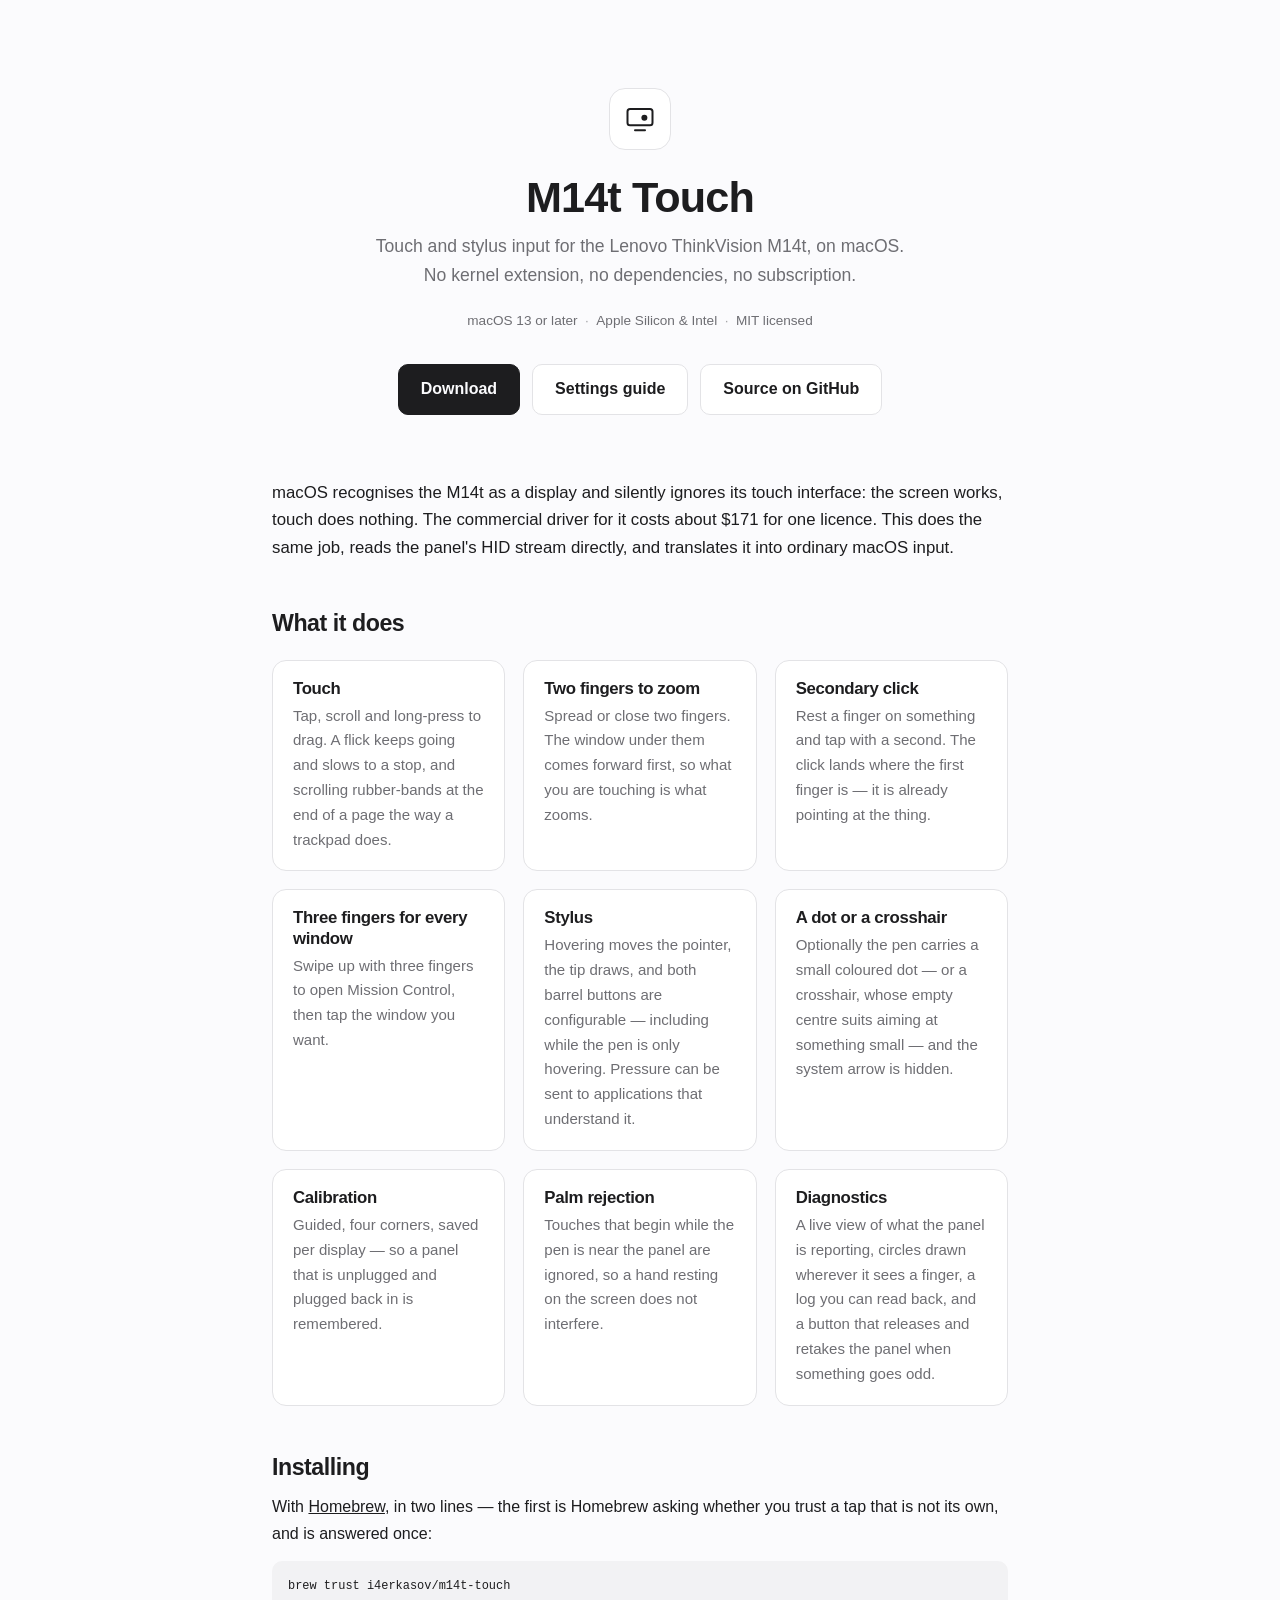
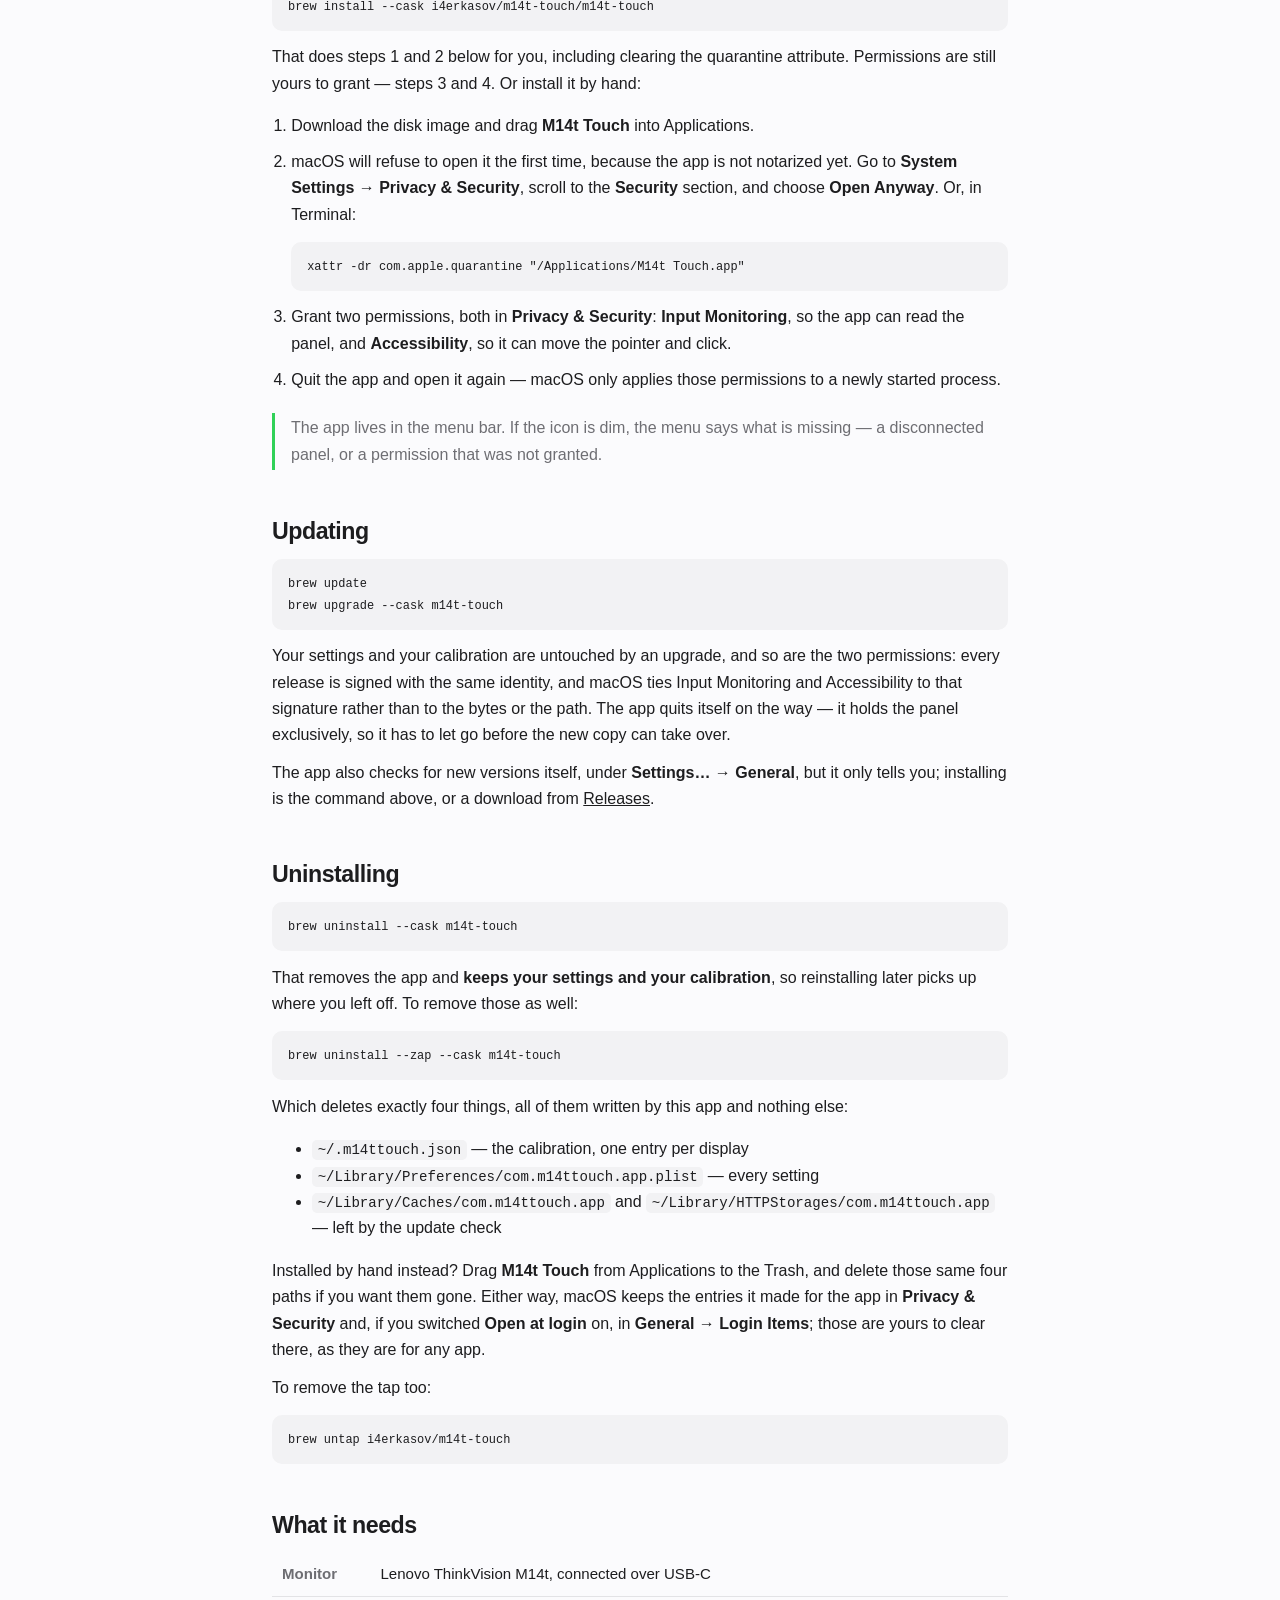
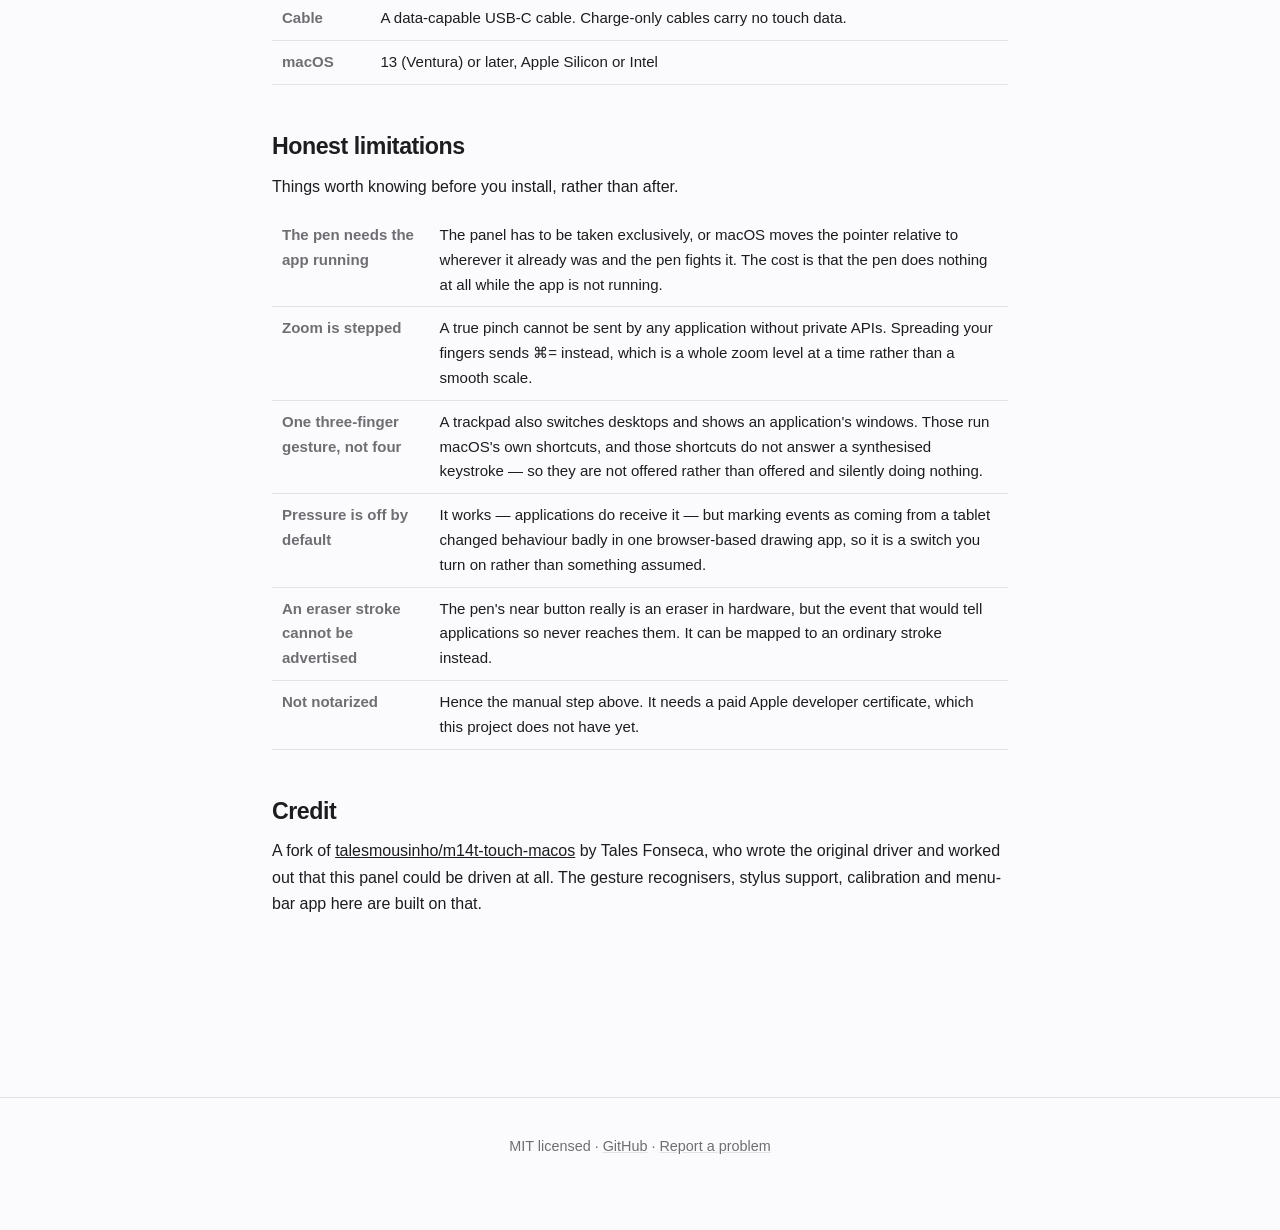
<file: docs/index.html>
<!doctype html>
<html lang="en">
<head>
<meta charset="utf-8">
<meta name="viewport" content="width=device-width, initial-scale=1">
<title>M14t Touch for macOS — Lenovo ThinkVision M14t Touch &amp; Pen Driver</title>
<meta name="description" content="Free open-source macOS touch and stylus driver for Lenovo ThinkVision M14t. Touch gestures, scrolling, calibration, pen support and palm rejection.">
<link rel="canonical" href="https://i4erkasov.github.io/m14t-touch-macos/">

<meta property="og:type" content="website">
<meta property="og:title" content="M14t Touch for macOS — Lenovo ThinkVision M14t Touch &amp; Pen Driver">
<meta property="og:description" content="Free open-source macOS touch and stylus driver for Lenovo ThinkVision M14t. Touch gestures, scrolling, calibration, pen support and palm rejection.">
<meta property="og:url" content="https://i4erkasov.github.io/m14t-touch-macos/">
<meta property="og:image" content="https://i4erkasov.github.io/m14t-touch-macos/images/share.png">
<meta name="twitter:card" content="summary_large_image">
<link rel="icon" type="image/png" href="favicon.png">
<link rel="apple-touch-icon" href="apple-touch-icon.png">
<link rel="stylesheet" href="style.css">
</head>
<body>

<header>
  <div class="mark" aria-hidden="true">
    <svg viewBox="0 0 24 24" fill="none" stroke="currentColor" stroke-width="1.6"
         stroke-linecap="round" stroke-linejoin="round">
      <rect x="2" y="4" width="20" height="13" rx="2"></rect>
      <path d="M8 21h8"></path>
      <circle cx="15.5" cy="11" r="2.4" fill="currentColor" stroke="none"></circle>
    </svg>
  </div>
  <h1>M14t Touch</h1>
  <p class="tagline">
    Touch and stylus input for the Lenovo ThinkVision M14t, on macOS.
    No kernel extension, no dependencies, no subscription.
  </p>
  <p class="badges">
    <span>macOS 13 or later</span><span>Apple Silicon &amp; Intel</span><span>MIT licensed</span>
  </p>
  <div class="cta">
    <a class="button primary" href="https://github.com/i4erkasov/m14t-touch-macos/releases">Download</a>
    <a class="button" href="guide.html">Settings guide</a>
    <a class="button" href="https://github.com/i4erkasov/m14t-touch-macos">Source on GitHub</a>
  </div>
</header>

<main>

<p class="lede">
  macOS recognises the M14t as a display and silently ignores its touch
  interface: the screen works, touch does nothing. The commercial driver for it
  costs about $171 for one licence. This does the same job, reads the panel's
  HID stream directly, and translates it into ordinary macOS input.
</p>

<h2>What it does</h2>

<div class="grid">
  <div class="card">
    <h3>Touch</h3>
    <p>Tap, scroll and long-press to drag. A flick keeps going and slows to a
       stop, and scrolling rubber-bands at the end of a page the way a trackpad
       does.</p>
  </div>
  <div class="card">
    <h3>Two fingers to zoom</h3>
    <p>Spread or close two fingers. The window under them comes forward first,
       so what you are touching is what zooms.</p>
  </div>
  <div class="card">
    <h3>Secondary click</h3>
    <p>Rest a finger on something and tap with a second. The click lands where
       the first finger is — it is already pointing at the thing.</p>
  </div>
  <div class="card">
    <h3>Three fingers for every window</h3>
    <p>Swipe up with three fingers to open Mission Control, then tap the window
       you want.</p>
  </div>
  <div class="card">
    <h3>Stylus</h3>
    <p>Hovering moves the pointer, the tip draws, and both barrel buttons are
       configurable — including while the pen is only hovering. Pressure can be
       sent to applications that understand it.</p>
  </div>
  <div class="card">
    <h3>A dot or a crosshair</h3>
    <p>Optionally the pen carries a small coloured dot — or a crosshair, whose
       empty centre suits aiming at something small — and the system arrow is
       hidden.</p>
  </div>
  <div class="card">
    <h3>Calibration</h3>
    <p>Guided, four corners, saved per display — so a panel that is unplugged
       and plugged back in is remembered.</p>
  </div>
  <div class="card">
    <h3>Palm rejection</h3>
    <p>Touches that begin while the pen is near the panel are ignored, so a hand
       resting on the screen does not interfere.</p>
  </div>
  <div class="card">
    <h3>Diagnostics</h3>
    <p>A live view of what the panel is reporting, circles drawn wherever it
       sees a finger, a log you can read back, and a button that releases and
       retakes the panel when something goes odd.</p>
  </div>
</div>

<h2>Installing</h2>

<p>With <a href="https://brew.sh">Homebrew</a>, in two lines — the first is
   Homebrew asking whether you trust a tap that is not its own, and is answered
   once:</p>

<pre><code>brew trust i4erkasov/m14t-touch
brew install --cask i4erkasov/m14t-touch/m14t-touch</code></pre>

<p>That does steps 1 and 2 below for you, including clearing the quarantine
   attribute. Permissions are still yours to grant — steps 3 and 4. Or install
   it by hand:</p>

<ol class="steps">
  <li>Download the disk image and drag <strong>M14t Touch</strong> into Applications.</li>
  <li>macOS will refuse to open it the first time, because the app is not
      notarized yet. Go to <strong>System Settings → Privacy &amp; Security</strong>,
      scroll to the <strong>Security</strong> section, and choose
      <strong>Open Anyway</strong>. Or, in Terminal:
      <pre><code>xattr -dr com.apple.quarantine "/Applications/M14t Touch.app"</code></pre>
  </li>
  <li>Grant two permissions, both in <strong>Privacy &amp; Security</strong>:
      <strong>Input Monitoring</strong>, so the app can read the panel, and
      <strong>Accessibility</strong>, so it can move the pointer and click.</li>
  <li>Quit the app and open it again — macOS only applies those permissions to a
      newly started process.</li>
</ol>

<div class="note">
  The app lives in the menu bar. If the icon is dim, the menu says what is
  missing — a disconnected panel, or a permission that was not granted.
</div>

<h2>Updating</h2>

<pre><code>brew update
brew upgrade --cask m14t-touch</code></pre>

<p>Your settings and your calibration are untouched by an upgrade, and so are
   the two permissions: every release is signed with the same identity, and
   macOS ties Input Monitoring and Accessibility to that signature rather than
   to the bytes or the path. The app quits itself on the way — it holds the
   panel exclusively, so it has to let go before the new copy can take over.</p>

<p>The app also checks for new versions itself, under
   <strong>Settings… → General</strong>, but it only tells you; installing is
   the command above, or a download from
   <a href="https://github.com/i4erkasov/m14t-touch-macos/releases">Releases</a>.</p>

<h2>Uninstalling</h2>

<pre><code>brew uninstall --cask m14t-touch</code></pre>

<p>That removes the app and <strong>keeps your settings and your
   calibration</strong>, so reinstalling later picks up where you left off. To
   remove those as well:</p>

<pre><code>brew uninstall --zap --cask m14t-touch</code></pre>

<p>Which deletes exactly four things, all of them written by this app and
   nothing else:</p>

<ul>
  <li><code>~/.m14ttouch.json</code> — the calibration, one entry per display</li>
  <li><code>~/Library/Preferences/com.m14ttouch.app.plist</code> — every setting</li>
  <li><code>~/Library/Caches/com.m14ttouch.app</code> and
      <code>~/Library/HTTPStorages/com.m14ttouch.app</code> — left by the update
      check</li>
</ul>

<p>Installed by hand instead? Drag <strong>M14t Touch</strong> from Applications
   to the Trash, and delete those same four paths if you want them gone. Either
   way, macOS keeps the entries it made for the app in
   <strong>Privacy &amp; Security</strong> and, if you switched
   <strong>Open at login</strong> on, in <strong>General → Login Items</strong>;
   those are yours to clear there, as they are for any app.</p>

<p>To remove the tap too:</p>

<pre><code>brew untap i4erkasov/m14t-touch</code></pre>

<h2>What it needs</h2>

<table>
  <tr><th>Monitor</th><td>Lenovo ThinkVision M14t, connected over USB-C</td></tr>
  <tr><th>Cable</th><td>A data-capable USB-C cable. Charge-only cables carry no touch data.</td></tr>
  <tr><th>macOS</th><td>13 (Ventura) or later, Apple Silicon or Intel</td></tr>
</table>

<h2>Honest limitations</h2>

<p>
  Things worth knowing before you install, rather than after.
</p>

<table>
  <tr>
    <th>The pen needs the app running</th>
    <td>The panel has to be taken exclusively, or macOS moves the pointer
        relative to wherever it already was and the pen fights it. The cost is
        that the pen does nothing at all while the app is not running.</td>
  </tr>
  <tr>
    <th>Zoom is stepped</th>
    <td>A true pinch cannot be sent by any application without private APIs.
        Spreading your fingers sends ⌘= instead, which is a whole zoom level at
        a time rather than a smooth scale.</td>
  </tr>
  <tr>
    <th>One three-finger gesture, not four</th>
    <td>A trackpad also switches desktops and shows an application's windows.
        Those run macOS's own shortcuts, and those shortcuts do not answer a
        synthesised keystroke — so they are not offered rather than offered and
        silently doing nothing.</td>
  </tr>
  <tr>
    <th>Pressure is off by default</th>
    <td>It works — applications do receive it — but marking events as coming
        from a tablet changed behaviour badly in one browser-based drawing app,
        so it is a switch you turn on rather than something assumed.</td>
  </tr>
  <tr>
    <th>An eraser stroke cannot be advertised</th>
    <td>The pen's near button really is an eraser in hardware, but the event
        that would tell applications so never reaches them. It can be mapped to
        an ordinary stroke instead.</td>
  </tr>
  <tr>
    <th>Not notarized</th>
    <td>Hence the manual step above. It needs a paid Apple developer
        certificate, which this project does not have yet.</td>
  </tr>
</table>

<h2>Credit</h2>

<p>
  A fork of <a href="https://github.com/talesmousinho/m14t-touch-macos">talesmousinho/m14t-touch-macos</a>
  by Tales Fonseca, who wrote the original driver and worked out that this panel
  could be driven at all. The gesture recognisers, stylus support, calibration
  and menu-bar app here are built on that.
</p>

</main>

<footer>
  <p>
    MIT licensed ·
    <a href="https://github.com/i4erkasov/m14t-touch-macos">GitHub</a> ·
    <a href="https://github.com/i4erkasov/m14t-touch-macos/issues">Report a problem</a>
  </p>
</footer>

</body>
</html>
</file>
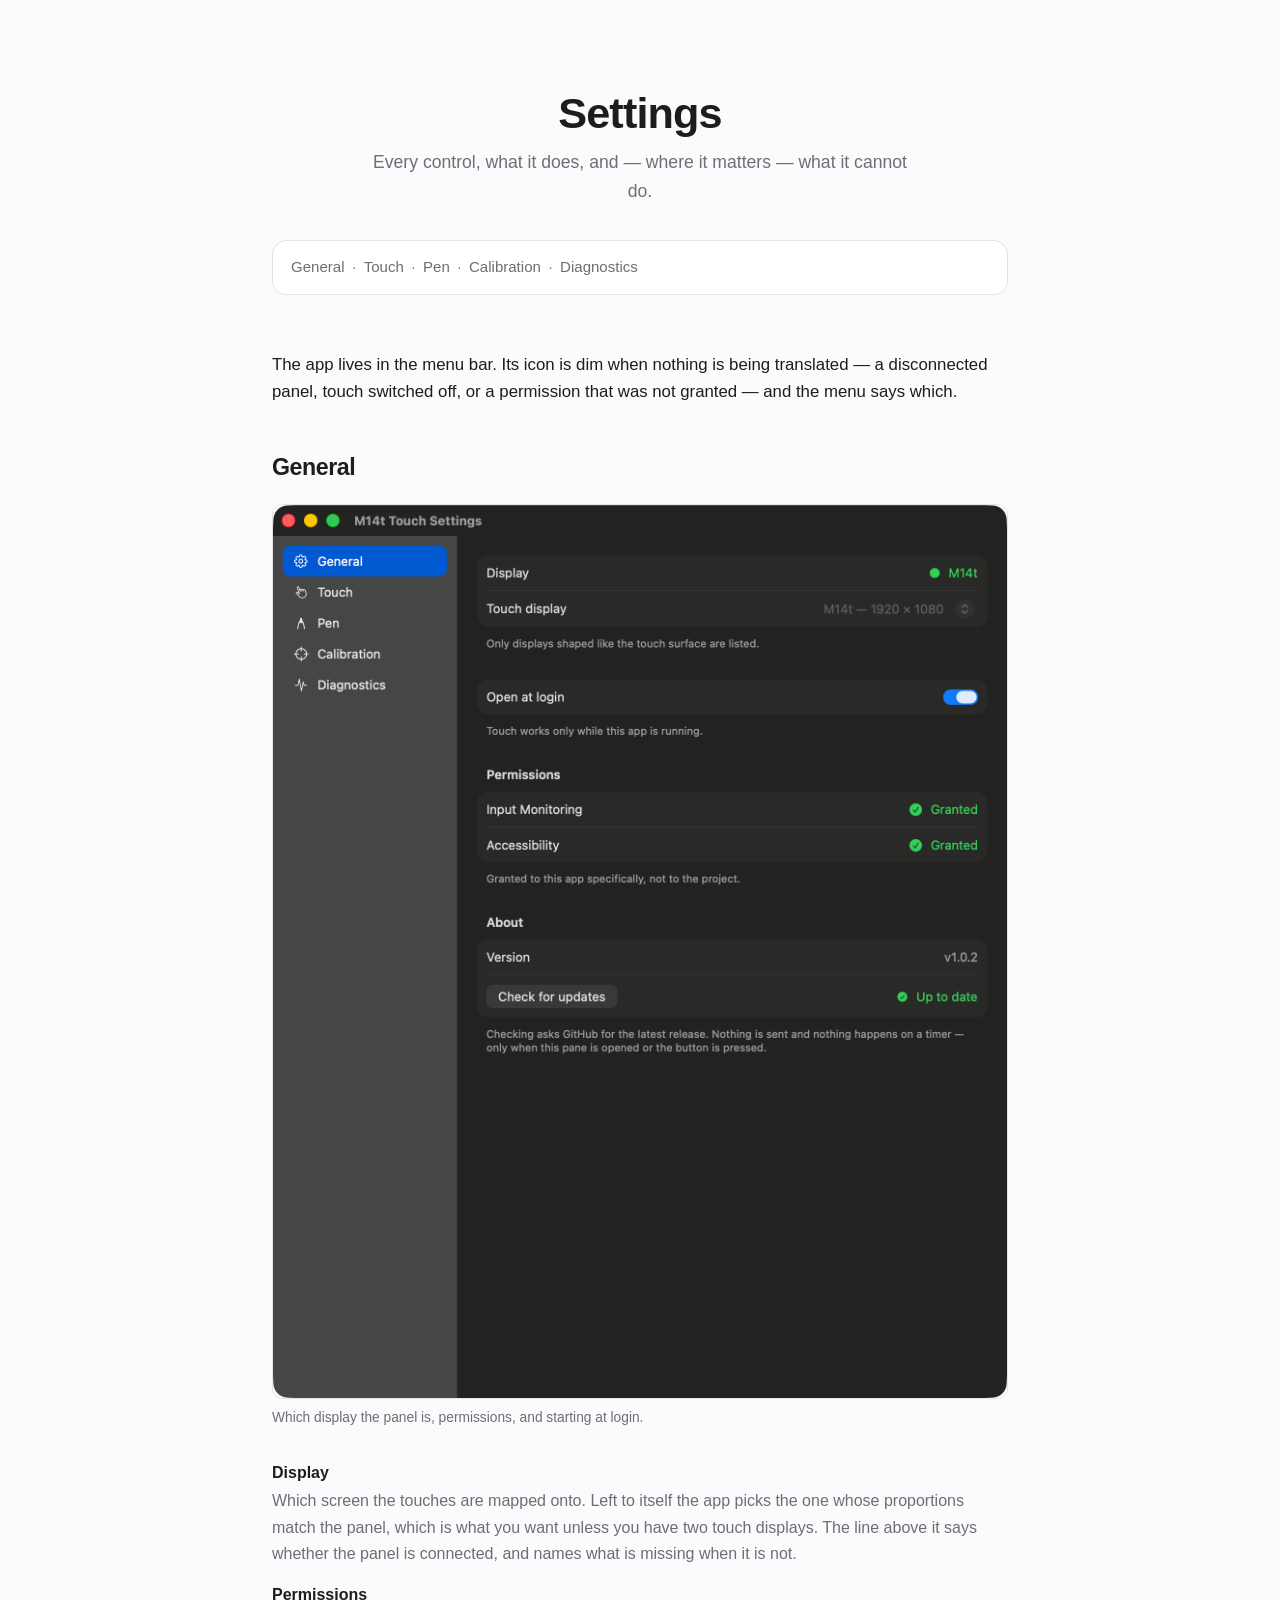
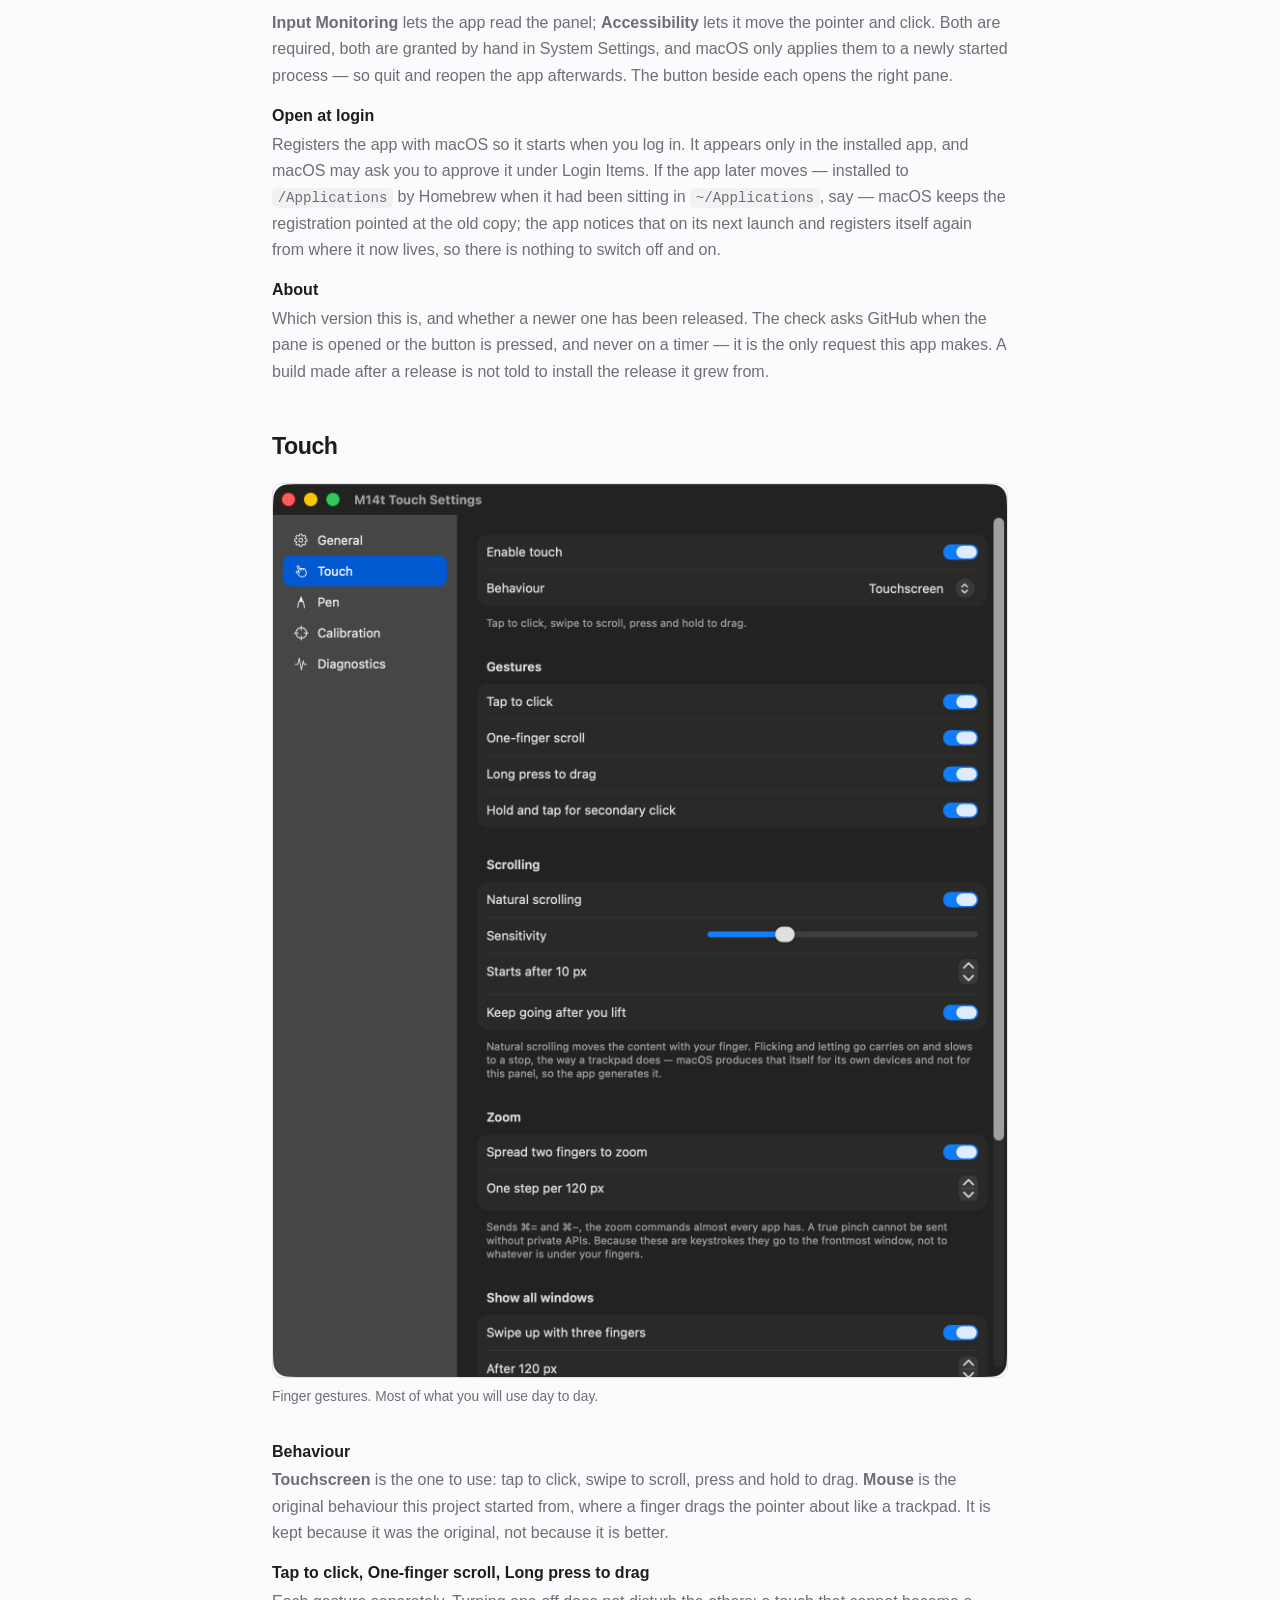
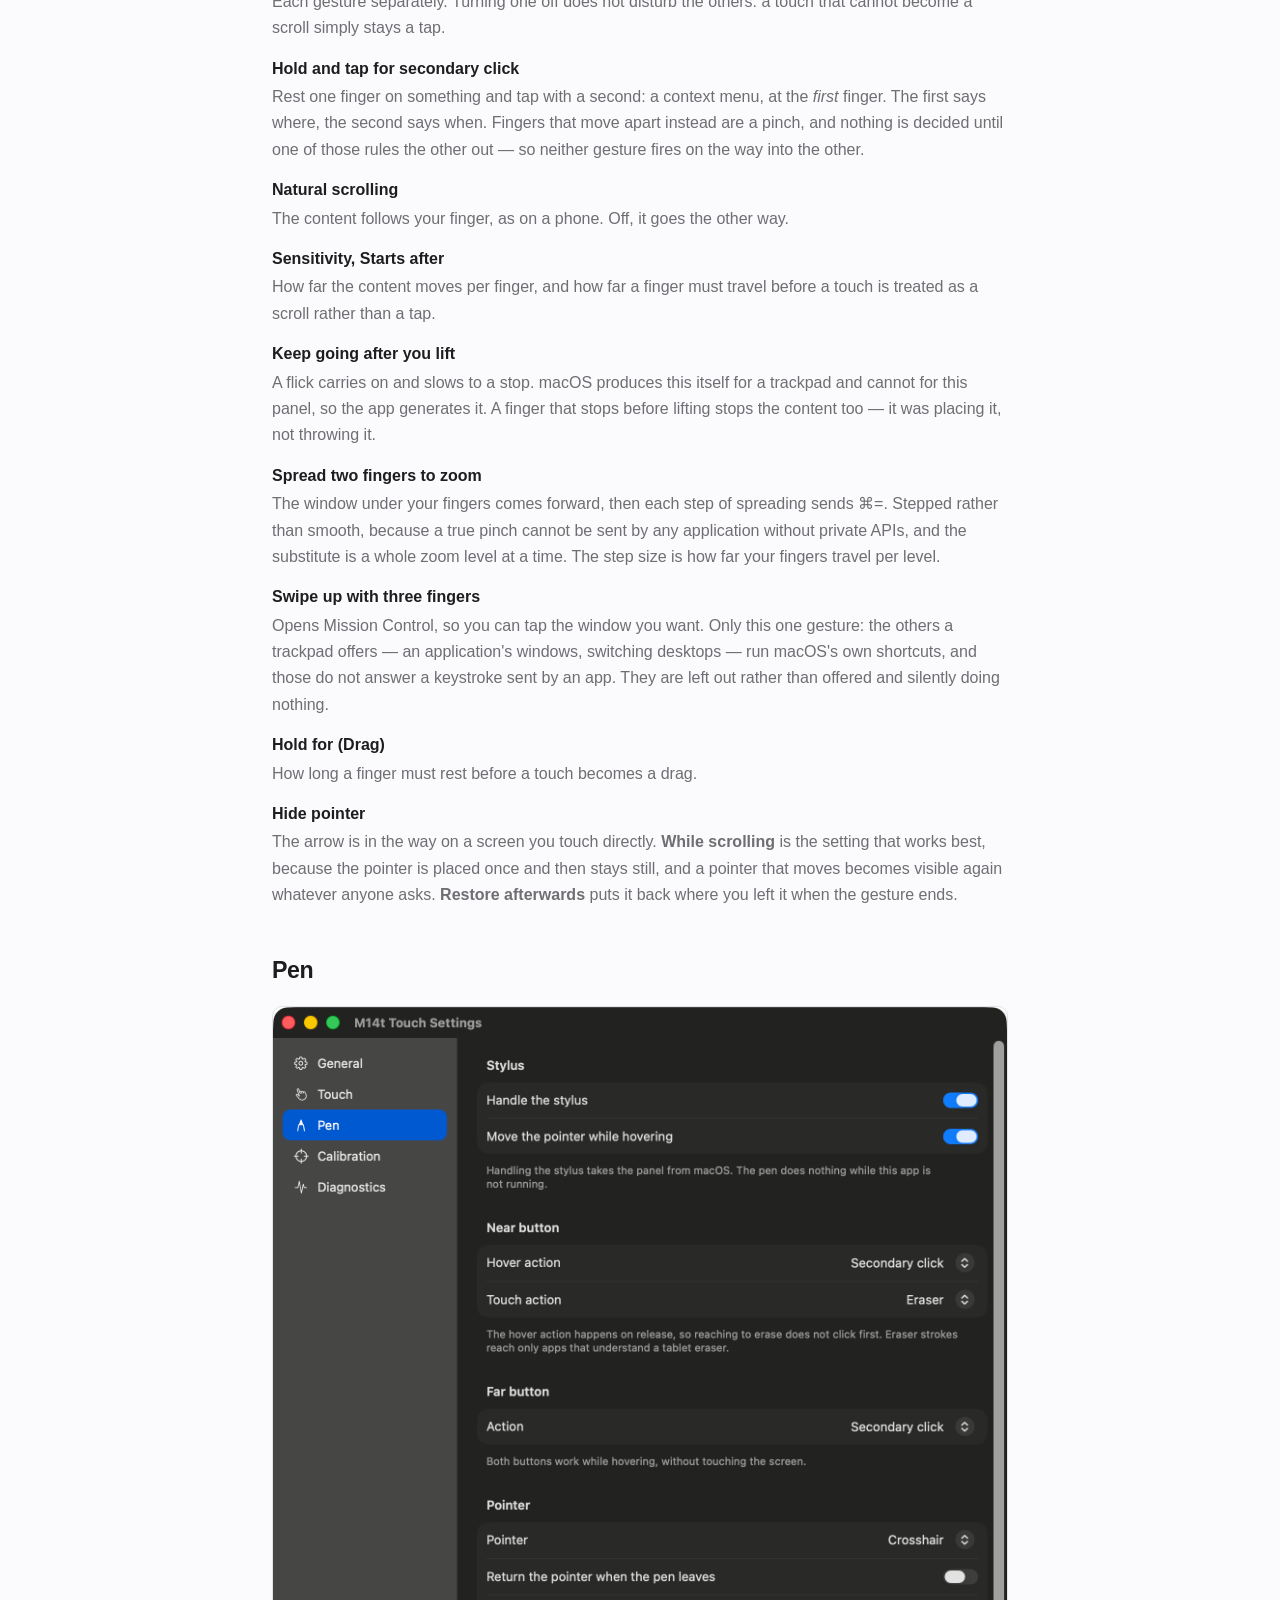
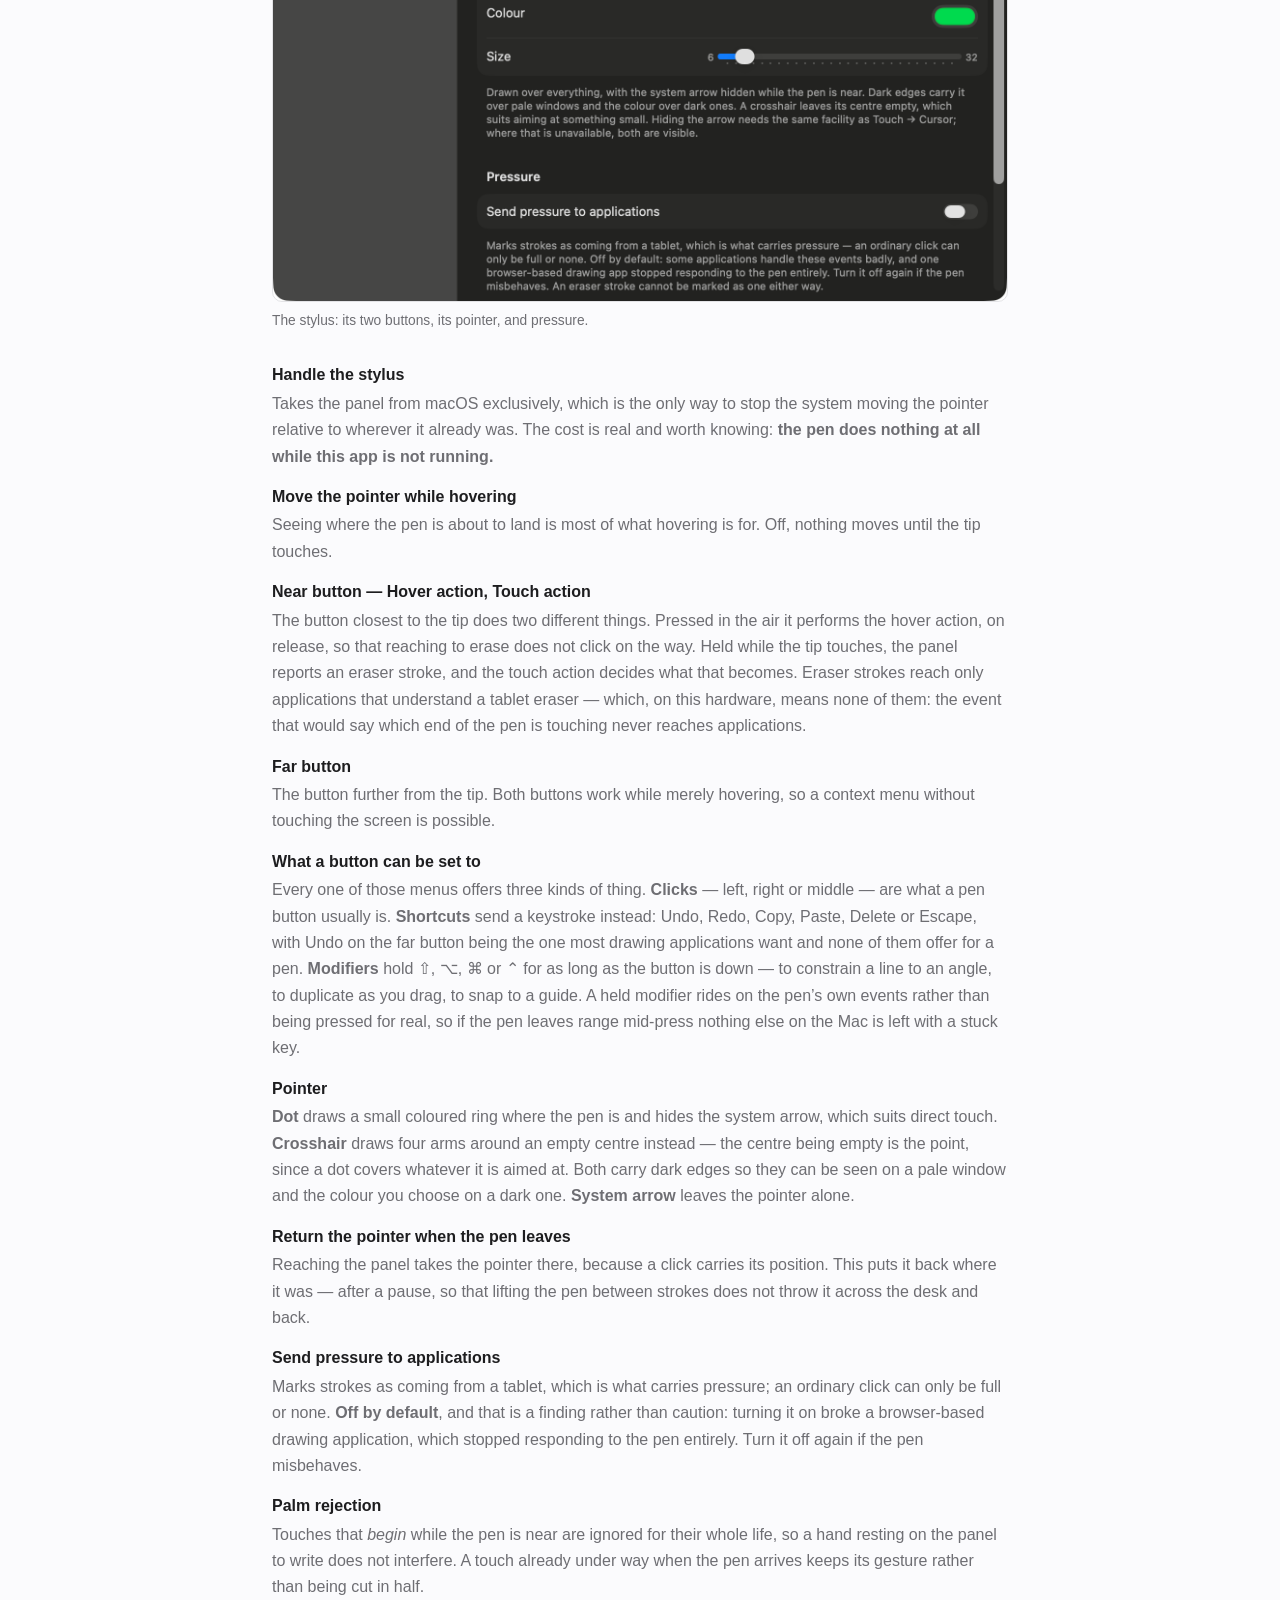
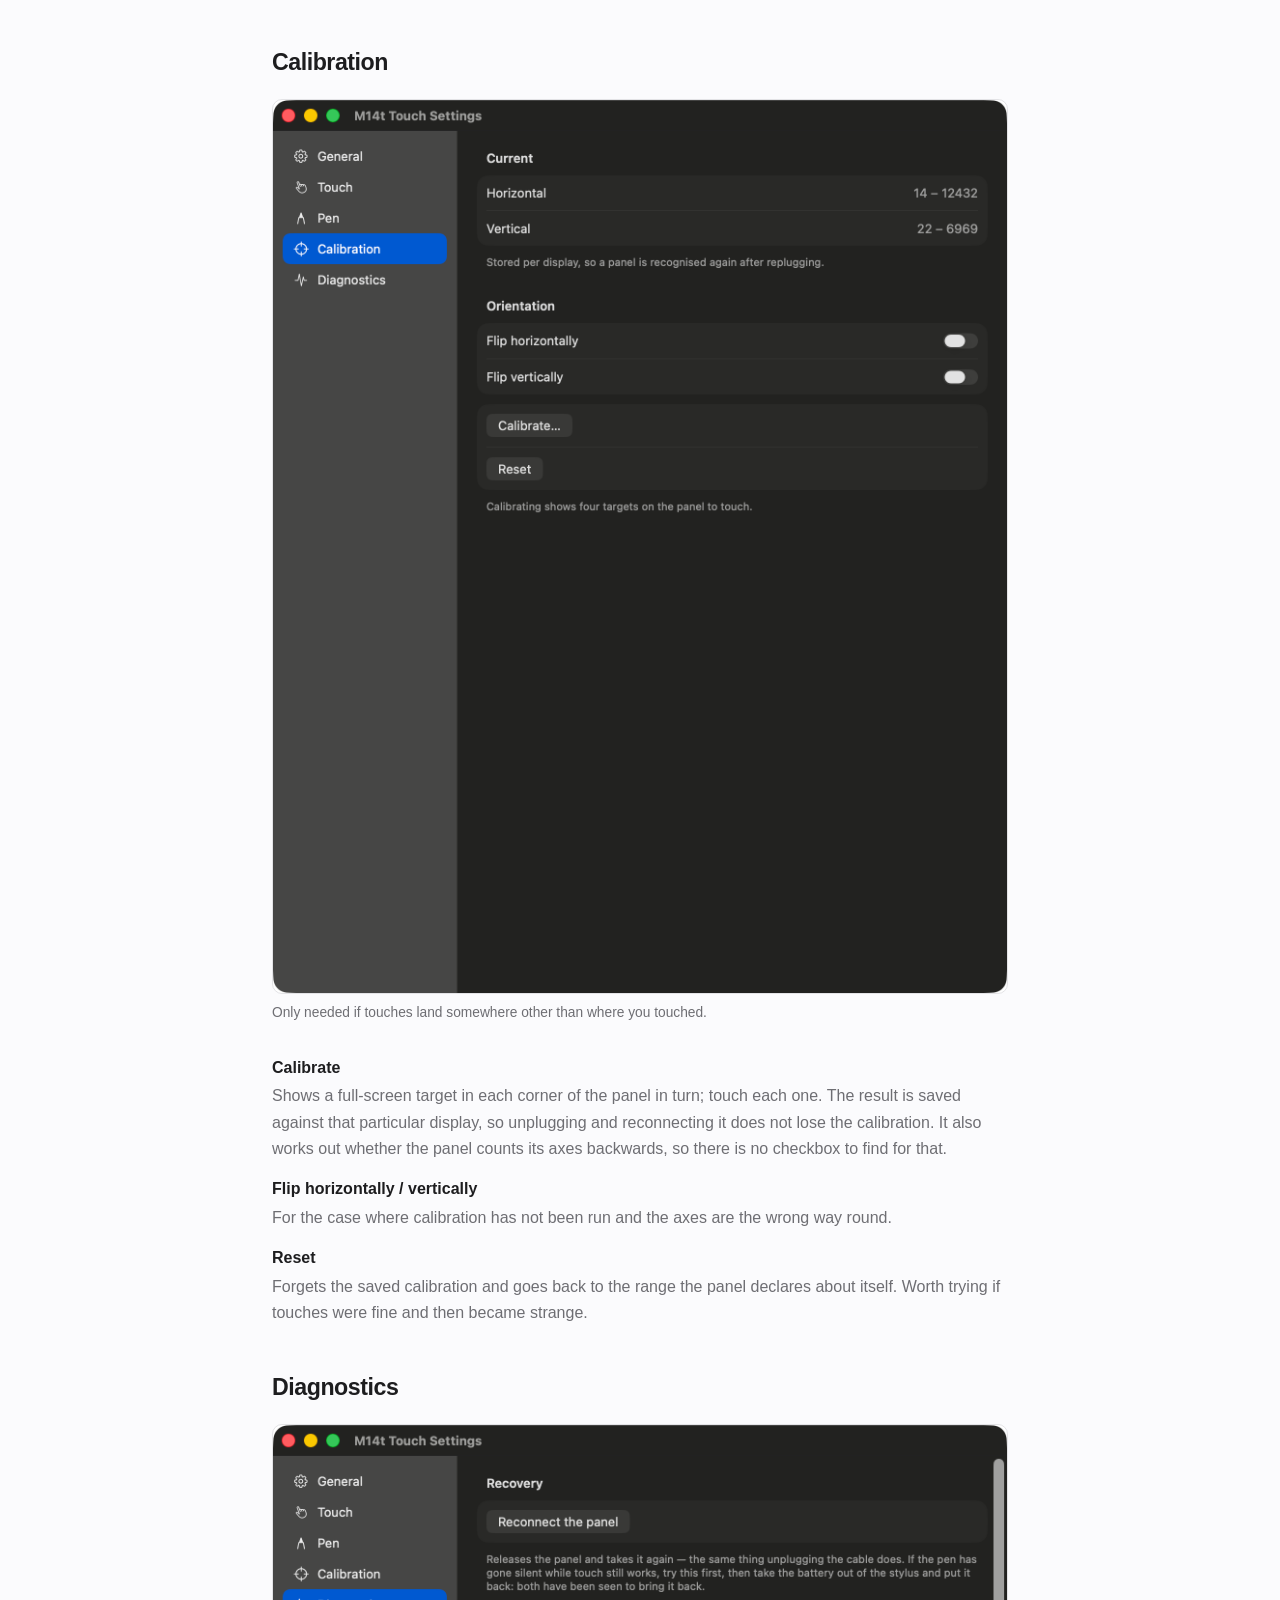
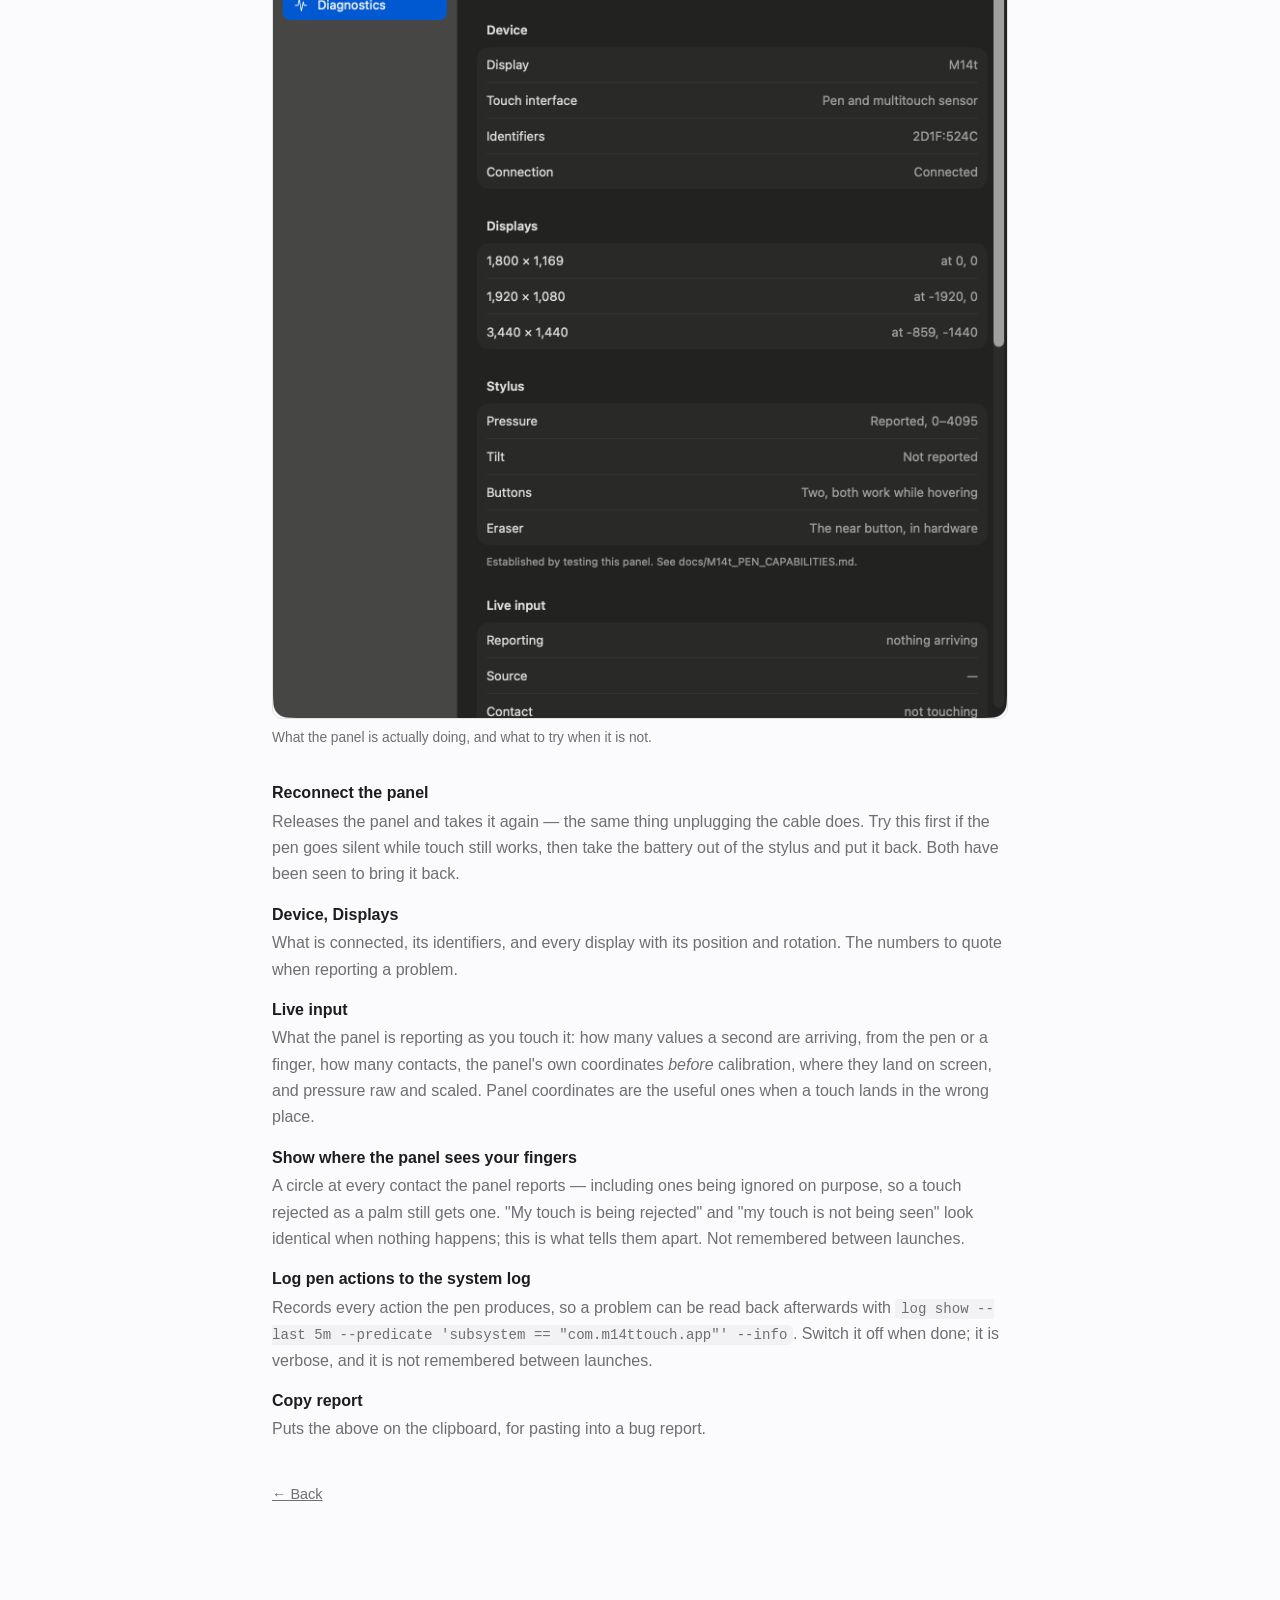
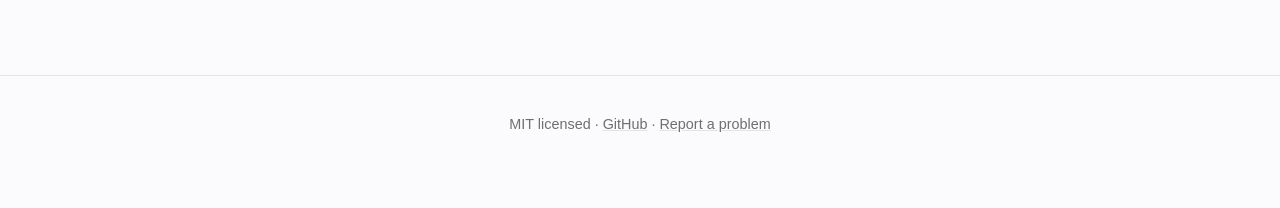
<file: docs/guide.html>
<!doctype html>
<html lang="en">
<head>
<meta charset="utf-8">
<meta name="viewport" content="width=device-width, initial-scale=1">
<title>Settings guide — M14t Touch for macOS</title>
<meta name="description" content="Every setting in the M14t Touch driver for Lenovo ThinkVision M14t: gestures, scrolling, zoom, pen buttons, pressure, calibration, palm rejection and diagnostics.">
<link rel="canonical" href="https://i4erkasov.github.io/m14t-touch-macos/guide.html">

<meta property="og:type" content="article">
<meta property="og:title" content="Settings guide — M14t Touch for macOS">
<meta property="og:description" content="Every setting in the M14t Touch driver, what it does, and what it cannot do.">
<meta property="og:url" content="https://i4erkasov.github.io/m14t-touch-macos/guide.html">
<meta property="og:image" content="https://i4erkasov.github.io/m14t-touch-macos/images/share.png">
<meta name="twitter:card" content="summary_large_image">
<link rel="icon" type="image/png" href="favicon.png">
<link rel="apple-touch-icon" href="apple-touch-icon.png">
<link rel="stylesheet" href="style.css">
</head>
<body>

<header>
  <h1>Settings</h1>
  <p class="tagline">
    Every control, what it does, and — where it matters — what it cannot do.
  </p>
</header>

<main>

<nav class="local">
  <span><a href="#general">General</a></span><span><a href="#touch">Touch</a></span><span><a href="#pen">Pen</a></span><span><a href="#calibration">Calibration</a></span><span><a href="#diagnostics">Diagnostics</a></span>
</nav>

<p class="lede">
  The app lives in the menu bar. Its icon is dim when nothing is being
  translated — a disconnected panel, touch switched off, or a permission that
  was not granted — and the menu says which.
</p>

<h2 id="general">General</h2>

<div class="shot"><img src="images/settings-general.png" alt="The General pane"></div>
<p class="caption">Which display the panel is, permissions, and starting at login.</p>

<dl>
  <dt>Display</dt>
  <dd>Which screen the touches are mapped onto. Left to itself the app picks the
      one whose proportions match the panel, which is what you want unless you
      have two touch displays. The line above it says whether the panel is
      connected, and names what is missing when it is not.</dd>

  <dt>Permissions</dt>
  <dd><strong>Input Monitoring</strong> lets the app read the panel;
      <strong>Accessibility</strong> lets it move the pointer and click. Both are
      required, both are granted by hand in System Settings, and macOS only
      applies them to a newly started process — so quit and reopen the app
      afterwards. The button beside each opens the right pane.</dd>

  <dt>Open at login</dt>
  <dd>Registers the app with macOS so it starts when you log in. It appears only
      in the installed app, and macOS may ask you to approve it under Login
      Items. If the app later moves — installed to <code>/Applications</code> by
      Homebrew when it had been sitting in <code>~/Applications</code>, say —
      macOS keeps the registration pointed at the old copy; the app notices that
      on its next launch and registers itself again from where it now lives, so
      there is nothing to switch off and on.</dd>

  <dt>About</dt>
  <dd>Which version this is, and whether a newer one has been released. The
      check asks GitHub when the pane is opened or the button is pressed, and
      never on a timer — it is the only request this app makes. A build made
      after a release is not told to install the release it grew from.</dd>
</dl>

<h2 id="touch">Touch</h2>

<div class="shot"><img src="images/settings-touch.png" alt="The Touch pane"></div>
<p class="caption">Finger gestures. Most of what you will use day to day.</p>

<dl>
  <dt>Behaviour</dt>
  <dd><strong>Touchscreen</strong> is the one to use: tap to click, swipe to
      scroll, press and hold to drag. <strong>Mouse</strong> is the original
      behaviour this project started from, where a finger drags the pointer
      about like a trackpad. It is kept because it was the original, not because
      it is better.</dd>

  <dt>Tap to click, One-finger scroll, Long press to drag</dt>
  <dd>Each gesture separately. Turning one off does not disturb the others: a
      touch that cannot become a scroll simply stays a tap.</dd>

  <dt>Hold and tap for secondary click</dt>
  <dd>Rest one finger on something and tap with a second: a context menu, at the
      <em>first</em> finger. The first says where, the second says when. Fingers
      that move apart instead are a pinch, and nothing is decided until one of
      those rules the other out — so neither gesture fires on the way into the
      other.</dd>

  <dt>Natural scrolling</dt>
  <dd>The content follows your finger, as on a phone. Off, it goes the other
      way.</dd>

  <dt>Sensitivity, Starts after</dt>
  <dd>How far the content moves per finger, and how far a finger must travel
      before a touch is treated as a scroll rather than a tap.</dd>

  <dt>Keep going after you lift</dt>
  <dd>A flick carries on and slows to a stop. macOS produces this itself for a
      trackpad and cannot for this panel, so the app generates it. A finger that
      stops before lifting stops the content too — it was placing it, not
      throwing it.</dd>

  <dt>Spread two fingers to zoom</dt>
  <dd>The window under your fingers comes forward, then each step of spreading
      sends ⌘=. Stepped rather than smooth, because a true pinch cannot be sent
      by any application without private APIs, and the substitute is a whole
      zoom level at a time. The step size is how far your fingers travel per
      level.</dd>

  <dt>Swipe up with three fingers</dt>
  <dd>Opens Mission Control, so you can tap the window you want. Only this one
      gesture: the others a trackpad offers — an application's windows,
      switching desktops — run macOS's own shortcuts, and those do not answer a
      keystroke sent by an app. They are left out rather than offered and
      silently doing nothing.</dd>

  <dt>Hold for (Drag)</dt>
  <dd>How long a finger must rest before a touch becomes a drag.</dd>

  <dt>Hide pointer</dt>
  <dd>The arrow is in the way on a screen you touch directly.
      <strong>While scrolling</strong> is the setting that works best, because
      the pointer is placed once and then stays still, and a pointer that moves
      becomes visible again whatever anyone asks.
      <strong>Restore afterwards</strong> puts it back where you left it when
      the gesture ends.</dd>
</dl>

<h2 id="pen">Pen</h2>

<div class="shot"><img src="images/settings-pen.png" alt="The Pen pane"></div>
<p class="caption">The stylus: its two buttons, its pointer, and pressure.</p>

<dl>
  <dt>Handle the stylus</dt>
  <dd>Takes the panel from macOS exclusively, which is the only way to stop the
      system moving the pointer relative to wherever it already was. The cost is
      real and worth knowing: <strong>the pen does nothing at all while this app
      is not running.</strong></dd>

  <dt>Move the pointer while hovering</dt>
  <dd>Seeing where the pen is about to land is most of what hovering is for.
      Off, nothing moves until the tip touches.</dd>

  <dt>Near button — Hover action, Touch action</dt>
  <dd>The button closest to the tip does two different things. Pressed in the
      air it performs the hover action, on release, so that reaching to erase
      does not click on the way. Held while the tip touches, the panel reports
      an eraser stroke, and the touch action decides what that becomes. Eraser
      strokes reach only applications that understand a tablet eraser — which,
      on this hardware, means none of them: the event that would say which end
      of the pen is touching never reaches applications.</dd>

  <dt>Far button</dt>
  <dd>The button further from the tip. Both buttons work while merely hovering,
      so a context menu without touching the screen is possible.</dd>

  <dt>What a button can be set to</dt>
  <dd>Every one of those menus offers three kinds of thing.
      <strong>Clicks</strong> — left, right or middle — are what a pen button
      usually is. <strong>Shortcuts</strong> send a keystroke instead: Undo,
      Redo, Copy, Paste, Delete or Escape, with Undo on the far button being the
      one most drawing applications want and none of them offer for a pen.
      <strong>Modifiers</strong> hold &#8679;, &#8997;, &#8984; or &#8963; for as
      long as the button is down — to constrain a line to an angle, to duplicate
      as you drag, to snap to a guide. A held modifier rides on the pen&#8217;s
      own events rather than being pressed for real, so if the pen leaves range
      mid&#8209;press nothing else on the Mac is left with a stuck key.</dd>

  <dt>Pointer</dt>
  <dd><strong>Dot</strong> draws a small coloured ring where the pen is and
      hides the system arrow, which suits direct touch. <strong>Crosshair</strong>
      draws four arms around an empty centre instead — the centre being empty is
      the point, since a dot covers whatever it is aimed at. Both carry dark
      edges so they can be seen on a pale window and the colour you choose on a
      dark one. <strong>System arrow</strong> leaves the pointer alone.</dd>

  <dt>Return the pointer when the pen leaves</dt>
  <dd>Reaching the panel takes the pointer there, because a click carries its
      position. This puts it back where it was — after a pause, so that lifting
      the pen between strokes does not throw it across the desk and back.</dd>

  <dt>Send pressure to applications</dt>
  <dd>Marks strokes as coming from a tablet, which is what carries pressure; an
      ordinary click can only be full or none. <strong>Off by default</strong>,
      and that is a finding rather than caution: turning it on broke a
      browser-based drawing application, which stopped responding to the pen
      entirely. Turn it off again if the pen misbehaves.</dd>

  <dt>Palm rejection</dt>
  <dd>Touches that <em>begin</em> while the pen is near are ignored for their
      whole life, so a hand resting on the panel to write does not interfere. A
      touch already under way when the pen arrives keeps its gesture rather than
      being cut in half.</dd>
</dl>

<h2 id="calibration">Calibration</h2>

<div class="shot"><img src="images/settings-calibration.png" alt="The Calibration pane"></div>
<p class="caption">Only needed if touches land somewhere other than where you touched.</p>

<dl>
  <dt>Calibrate</dt>
  <dd>Shows a full-screen target in each corner of the panel in turn; touch each
      one. The result is saved against that particular display, so unplugging
      and reconnecting it does not lose the calibration. It also works out
      whether the panel counts its axes backwards, so there is no checkbox to
      find for that.</dd>

  <dt>Flip horizontally / vertically</dt>
  <dd>For the case where calibration has not been run and the axes are the wrong
      way round.</dd>

  <dt>Reset</dt>
  <dd>Forgets the saved calibration and goes back to the range the panel
      declares about itself. Worth trying if touches were fine and then became
      strange.</dd>
</dl>

<h2 id="diagnostics">Diagnostics</h2>

<div class="shot"><img src="images/settings-diagnostics.png" alt="The Diagnostics pane"></div>
<p class="caption">What the panel is actually doing, and what to try when it is not.</p>

<dl>
  <dt>Reconnect the panel</dt>
  <dd>Releases the panel and takes it again — the same thing unplugging the
      cable does. Try this first if the pen goes silent while touch still works,
      then take the battery out of the stylus and put it back. Both have been
      seen to bring it back.</dd>

  <dt>Device, Displays</dt>
  <dd>What is connected, its identifiers, and every display with its position
      and rotation. The numbers to quote when reporting a problem.</dd>

  <dt>Live input</dt>
  <dd>What the panel is reporting as you touch it: how many values a second are
      arriving, from the pen or a finger, how many contacts, the panel's own
      coordinates <em>before</em> calibration, where they land on screen, and
      pressure raw and scaled. Panel coordinates are the useful ones when a
      touch lands in the wrong place.</dd>

  <dt>Show where the panel sees your fingers</dt>
  <dd>A circle at every contact the panel reports — including ones being ignored
      on purpose, so a touch rejected as a palm still gets one. "My touch is
      being rejected" and "my touch is not being seen" look identical when
      nothing happens; this is what tells them apart. Not remembered between
      launches.</dd>

  <dt>Log pen actions to the system log</dt>
  <dd>Records every action the pen produces, so a problem can be read back
      afterwards with <code>log show --last 5m --predicate 'subsystem ==
      "com.m14ttouch.app"' --info</code>. Switch it off when done; it is
      verbose, and it is not remembered between launches.</dd>

  <dt>Copy report</dt>
  <dd>Puts the above on the clipboard, for pasting into a bug report.</dd>
</dl>

<a class="back" href="./">← Back</a>

</main>

<footer>
  <p>
    MIT licensed ·
    <a href="https://github.com/i4erkasov/m14t-touch-macos">GitHub</a> ·
    <a href="https://github.com/i4erkasov/m14t-touch-macos/issues">Report a problem</a>
  </p>
</footer>

</body>
</html>
</file>
<file: docs/style.css>
:root {
  color-scheme: light dark;
  --bg: #fbfbfd;
  --panel: #ffffff;
  --ink: #1d1d1f;
  --muted: #6e6e73;
  --line: #e3e3e6;
  --accent: #30d158;
  --accent-ink: #0b6b2c;
  --code-bg: #f2f2f4;
  --radius: 14px;
  --max: 780px;
}
@media (prefers-color-scheme: dark) {
  :root {
    --bg: #0f1012;
    --panel: #17181b;
    --ink: #f2f2f4;
    --muted: #9a9aa2;
    --line: #2a2c31;
    --accent-ink: #6ee392;
    --code-bg: #1e2024;
  }
}
* { box-sizing: border-box; }
html { -webkit-text-size-adjust: 100%; }
body {
  margin: 0;
  background: var(--bg);
  color: var(--ink);
  font: 16px/1.65 -apple-system, BlinkMacSystemFont, "SF Pro Text", "Segoe UI", Roboto, Helvetica, Arial, sans-serif;
}
main { max-width: var(--max); margin: 0 auto; padding: 0 22px 96px; }
a { color: inherit; }
h1, h2, h3 { line-height: 1.2; letter-spacing: -0.02em; }
h2 { font-size: 1.45rem; margin: 3rem 0 0.8rem; }
h3 { font-size: 1.05rem; margin: 1.6rem 0 0.4rem; }
p { margin: 0.7rem 0; }
code {
  font-family: ui-monospace, SFMono-Regular, "SF Mono", Menlo, monospace;
  font-size: 0.88em;
  background: var(--code-bg);
  padding: 0.15em 0.4em;
  border-radius: 5px;
}
pre {
  background: var(--code-bg);
  padding: 14px 16px;
  border-radius: 10px;
  overflow-x: auto;
  font-size: 0.85rem;
  line-height: 1.55;
}
pre code { background: none; padding: 0; }

/* Hero */
header {
  text-align: center;
  padding: 88px 22px 8px;
  max-width: var(--max);
  margin: 0 auto;
}
.mark {
  width: 62px; height: 62px;
  margin: 0 auto 22px;
  border-radius: 16px;
  background: var(--panel);
  border: 1px solid var(--line);
  display: grid; place-items: center;
}
.mark svg { width: 30px; height: 30px; }
header h1 { font-size: clamp(2rem, 5vw, 2.7rem); margin: 0 0 0.5rem; }
.tagline { color: var(--muted); font-size: 1.1rem; max-width: 34rem; margin: 0 auto; }
.badges { margin: 20px 0 0; color: var(--muted); font-size: 0.85rem; }
.badges span { white-space: nowrap; }
.badges span + span::before { content: "·"; margin: 0 0.55em; opacity: 0.6; }

.cta { margin: 32px 0 0; display: flex; gap: 12px; justify-content: center; flex-wrap: wrap; }
.button {
  display: inline-block;
  padding: 11px 22px;
  border-radius: 10px;
  text-decoration: none;
  font-weight: 590;
  border: 1px solid var(--line);
  background: var(--panel);
}
.button.primary { background: var(--ink); color: var(--bg); border-color: var(--ink); }

/* Content blocks */
.lede {
  margin: 56px 0 0;
  font-size: 1.05rem;
}
.grid {
  display: grid;
  grid-template-columns: repeat(auto-fit, minmax(230px, 1fr));
  gap: 18px;
  margin: 22px 0 0;
}
.card {
  background: var(--panel);
  border: 1px solid var(--line);
  border-radius: var(--radius);
  padding: 18px 20px;
}
.card h3 { margin: 0 0 0.3rem; }
.card p { margin: 0; color: var(--muted); font-size: 0.94rem; }

ol.steps { padding-left: 1.2rem; }
ol.steps li { margin: 0.6rem 0; }

.note {
  border-left: 3px solid var(--accent);
  padding: 2px 0 2px 16px;
  margin: 20px 0;
  color: var(--muted);
}

table { border-collapse: collapse; width: 100%; margin: 14px 0; font-size: 0.94rem; }
th, td { text-align: left; padding: 9px 10px; border-bottom: 1px solid var(--line); vertical-align: top; }
th { color: var(--muted); font-weight: 590; }

footer {
  border-top: 1px solid var(--line);
  margin-top: 72px;
  padding: 26px 22px 60px;
  text-align: center;
  color: var(--muted);
  font-size: 0.9rem;
}
footer a { text-decoration-color: var(--line); }

/* Guide pages */
.shot {
  margin: 22px 0 8px;
  border: 1px solid var(--line);
  border-radius: 10px;
  overflow: hidden;
  background: var(--panel);
}
.shot img { display: block; width: 100%; height: auto; }
.caption { color: var(--muted); font-size: 0.86rem; margin: 0 0 30px; }
dl { margin: 14px 0; }
dt { font-weight: 590; margin: 14px 0 2px; }
dd { margin: 0 0 0 0; color: var(--muted); }
nav.local {
  margin: 26px 0 0;
  padding: 14px 18px;
  background: var(--panel);
  border: 1px solid var(--line);
  border-radius: var(--radius);
  font-size: 0.94rem;
}
nav.local a { color: var(--muted); text-decoration: none; }
nav.local a:hover { color: var(--ink); }
nav.local span + span::before { content: "·"; margin: 0 0.5em; opacity: 0.6; }
.back { display: inline-block; margin: 26px 0 0; color: var(--muted); font-size: 0.9rem; }
</file>
